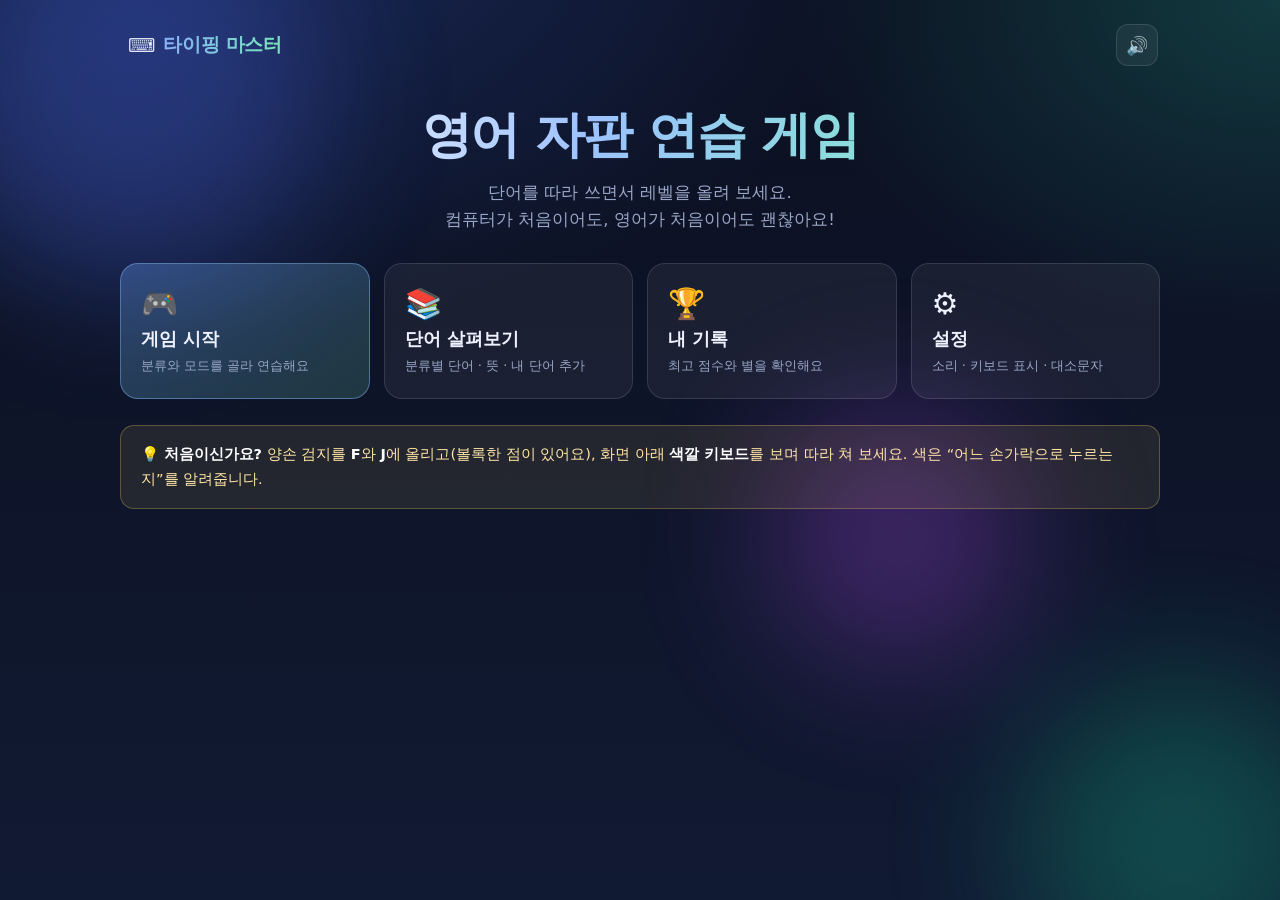
<file: index.html>
<!DOCTYPE html>
<html lang="ko">
<head>
<meta charset="UTF-8">
<meta name="viewport" content="width=device-width, initial-scale=1, viewport-fit=cover, maximum-scale=1, user-scalable=no, interactive-widget=resizes-content">
<title>타이핑 마스터 — 영어 자판 연습 게임</title>
<meta name="description" content="영어 자판 연습 게임 — 단어를 따라 쓰며 레벨을 올리는 타이핑 연습. 컴퓨터 초보자와 영어 입문자를 위한 무료 게임.">
<meta name="theme-color" content="#0b1020">
<meta name="mobile-web-app-capable" content="yes">
<meta name="apple-mobile-web-app-capable" content="yes">
<meta name="apple-mobile-web-app-status-bar-style" content="black-translucent">
<meta name="apple-mobile-web-app-title" content="타이핑 마스터">
<meta name="format-detection" content="telephone=no">
<link rel="manifest" href="manifest.webmanifest">
<link rel="icon" type="image/png" sizes="192x192" href="icons/icon-192.png">
<link rel="apple-touch-icon" href="icons/apple-touch-icon.png">
<link rel="stylesheet" href="css/style.css">
</head>
<body>
<div class="bg-orbs" aria-hidden="true"><span></span><span></span><span></span></div>

<div class="app">
  <div class="topbar">
    <button class="brand" data-go="home">⌨️ <span>타이핑 마스터</span></button>
    <div class="topbar-actions">
      <button class="icon-btn" id="btn-sound" title="소리 켜기/끄기">🔊</button>
    </div>
  </div>

  <!-- ================= HOME ================= -->
  <section class="screen active" id="screen-home">
    <h1 class="hero-title">영어 자판 연습 게임</h1>
    <p class="hero-sub">단어를 따라 쓰면서 레벨을 올려 보세요.<br>컴퓨터가 처음이어도, 영어가 처음이어도 괜찮아요!</p>

    <div class="menu-grid">
      <button class="menu-card primary" data-go="setup">
        <span class="mi">🎮</span><b>게임 시작</b><small>분류와 모드를 골라 연습해요</small>
      </button>
      <button class="menu-card" data-go="words">
        <span class="mi">📚</span><b>단어 살펴보기</b><small>분류별 단어 · 뜻 · 내 단어 추가</small>
      </button>
      <button class="menu-card" data-go="records">
        <span class="mi">🏆</span><b>내 기록</b><small>최고 점수와 별을 확인해요</small>
      </button>
      <button class="menu-card" data-go="settings">
        <span class="mi">⚙️</span><b>설정</b><small>소리 · 키보드 표시 · 대소문자</small>
      </button>
    </div>

    <div class="tip-box">
      💡 <b>처음이신가요?</b> 양손 검지를 <b>F</b>와 <b>J</b>에 올리고(볼록한 점이 있어요),
      화면 아래 <b>색깔 키보드</b>를 보며 따라 쳐 보세요. 색은 “어느 손가락으로 누르는지”를 알려줍니다.
    </div>

    <div class="install-area">
      <button class="btn primary install-btn" id="btn-install">📲 홈 화면에 앱으로 설치</button>
      <div class="install-hint" id="install-hint"></div>
    </div>
  </section>

  <!-- ================= SETUP ================= -->
  <section class="screen" id="screen-setup">
    <div class="screen-head">
      <button class="back-btn" data-go="home">←</button>
      <h2>연습 설정</h2>
    </div>

    <h3 class="sec-title">1. 단어 분류 <small>여러 개 고를 수 있어요</small></h3>
    <div class="chip-grid" id="category-grid"></div>

    <h3 class="sec-title">2. 게임 모드</h3>
    <div class="mode-grid" id="mode-grid"></div>

    <h3 class="sec-title">3. 난이도</h3>
    <div class="diff-row" id="diff-row">
      <button data-diff="easy">🌱 쉬움<small>천천히, 길게</small></button>
      <button data-diff="normal" class="on">🙂 보통<small>기본</small></button>
      <button data-diff="hard">🔥 어려움<small>빠르게, 짧게</small></button>
    </div>

    <div class="setup-footer">
      <div class="setup-info" id="setup-info"></div>
      <button class="btn-start" id="btn-start">시작하기 ▶</button>
    </div>
  </section>

  <!-- ================= PLAY ================= -->
  <section class="screen" id="screen-play">
    <div class="play-hud">
      <div class="hud-item"><span>레벨</span><b id="hud-level">1</b></div>
      <div class="hud-item"><span>점수</span><b id="hud-score">0</b></div>
      <div class="hud-item"><span>콤보</span><b id="hud-combo">0</b></div>
      <div class="hud-item"><span>정확도</span><b id="hud-acc">100%</b></div>
      <div class="hud-item"><span>속도</span><b id="hud-wpm">0</b></div>
      <div class="hud-item" id="hud-extra-wrap"><span id="hud-extra-label">시간</span><b id="hud-extra">60</b></div>
      <button class="icon-btn" id="btn-kb" title="화면 자판 보기/숨기기">⌨️</button>
      <button class="icon-btn" id="btn-quit" title="그만하기">✕</button>
    </div>

    <div class="progress"><div class="progress-bar" id="progress-bar"></div></div>

    <div class="stage" id="stage">
      <div class="target" id="target"></div>
      <div class="meaning" id="meaning"></div>
      <div class="fall-area" id="fall-area"></div>
      <div class="type-echo" id="type-echo"></div>
      <div class="next-hint" id="next-hint"></div>
      <div class="stage-msg" id="stage-msg"></div>
    </div>

    <input id="typing-input" type="text" inputmode="text" enterkeyhint="done"
           placeholder="여기를 눌러 입력하세요"
           autocomplete="off" autocorrect="off" autocapitalize="off" spellcheck="false"
           aria-label="타이핑 입력">

    <div class="kb-wrap" id="kb-wrap"><div class="keyboard" id="keyboard"></div></div>

    <div class="focus-veil" id="focus-veil">
      <div class="veil-box">
        <div id="veil-title">클릭하면 계속합니다</div>
        <small id="veil-sub">Esc 키를 누르면 잠시 멈출 수 있어요</small>
        <div class="veil-btns">
          <button class="btn ghost" id="veil-quit">그만하기</button>
        </div>
      </div>
    </div>
  </section>

  <!-- ================= RESULT ================= -->
  <section class="screen" id="screen-result">
    <div class="result-card">
      <div class="result-emoji" id="result-emoji">🎉</div>
      <h2 id="result-title">잘했어요!</h2>
      <div class="stars" id="result-stars">★★★</div>
      <div class="result-grid" id="result-grid"></div>
      <div class="result-msg" id="result-msg"></div>
      <div class="result-btns">
        <button class="btn primary" id="btn-retry">다시 하기</button>
        <button class="btn" data-go="setup">다른 게임</button>
        <button class="btn ghost" data-go="home">홈으로</button>
      </div>
    </div>
  </section>

  <!-- ================= WORDS ================= -->
  <section class="screen" id="screen-words">
    <div class="screen-head">
      <button class="back-btn" data-go="home">←</button>
      <h2>단어 살펴보기</h2>
    </div>
    <div class="chip-grid small" id="wordcat-grid"></div>
    <div class="word-list" id="word-list"></div>

    <h3 class="sec-title">내 단어 추가 <small>한 줄에 “단어|뜻” 형식으로</small></h3>
    <textarea id="custom-input" rows="5" placeholder="apple|사과&#10;keyboard|키보드&#10;practice makes perfect|연습이 완벽을 만든다"></textarea>
    <div class="row-btns">
      <button class="btn primary" id="btn-custom-save">저장하기</button>
      <button class="btn ghost" id="btn-custom-clear">내 단어 모두 지우기</button>
    </div>
  </section>

  <!-- ================= RECORDS ================= -->
  <section class="screen" id="screen-records">
    <div class="screen-head">
      <button class="back-btn" data-go="home">←</button>
      <h2>내 기록</h2>
    </div>
    <div class="record-list" id="record-list"></div>
    <div class="row-btns">
      <button class="btn ghost" id="btn-record-clear">기록 모두 지우기</button>
    </div>
  </section>

  <!-- ================= SETTINGS ================= -->
  <section class="screen" id="screen-settings">
    <div class="screen-head">
      <button class="back-btn" data-go="home">←</button>
      <h2>설정</h2>
    </div>
    <div class="setting-list" id="setting-list"></div>
    <p class="muted-note">설정과 기록은 이 컴퓨터의 브라우저에만 저장됩니다. (개인정보 전송 없음)</p>
  </section>
</div>

<script src="js/words.js"></script>
<script src="js/sound.js"></script>
<script src="js/keyboard.js"></script>
<script src="js/game.js"></script>
<script>
/* 오프라인 실행용 서비스 워커 (https 또는 localhost 에서만 동작) */
if ('serviceWorker' in navigator && location.protocol !== 'file:') {
  window.addEventListener('load', function () {
    navigator.serviceWorker.register('service-worker.js').catch(function () {});
  });
}
</script>
</body>
</html>
</file>
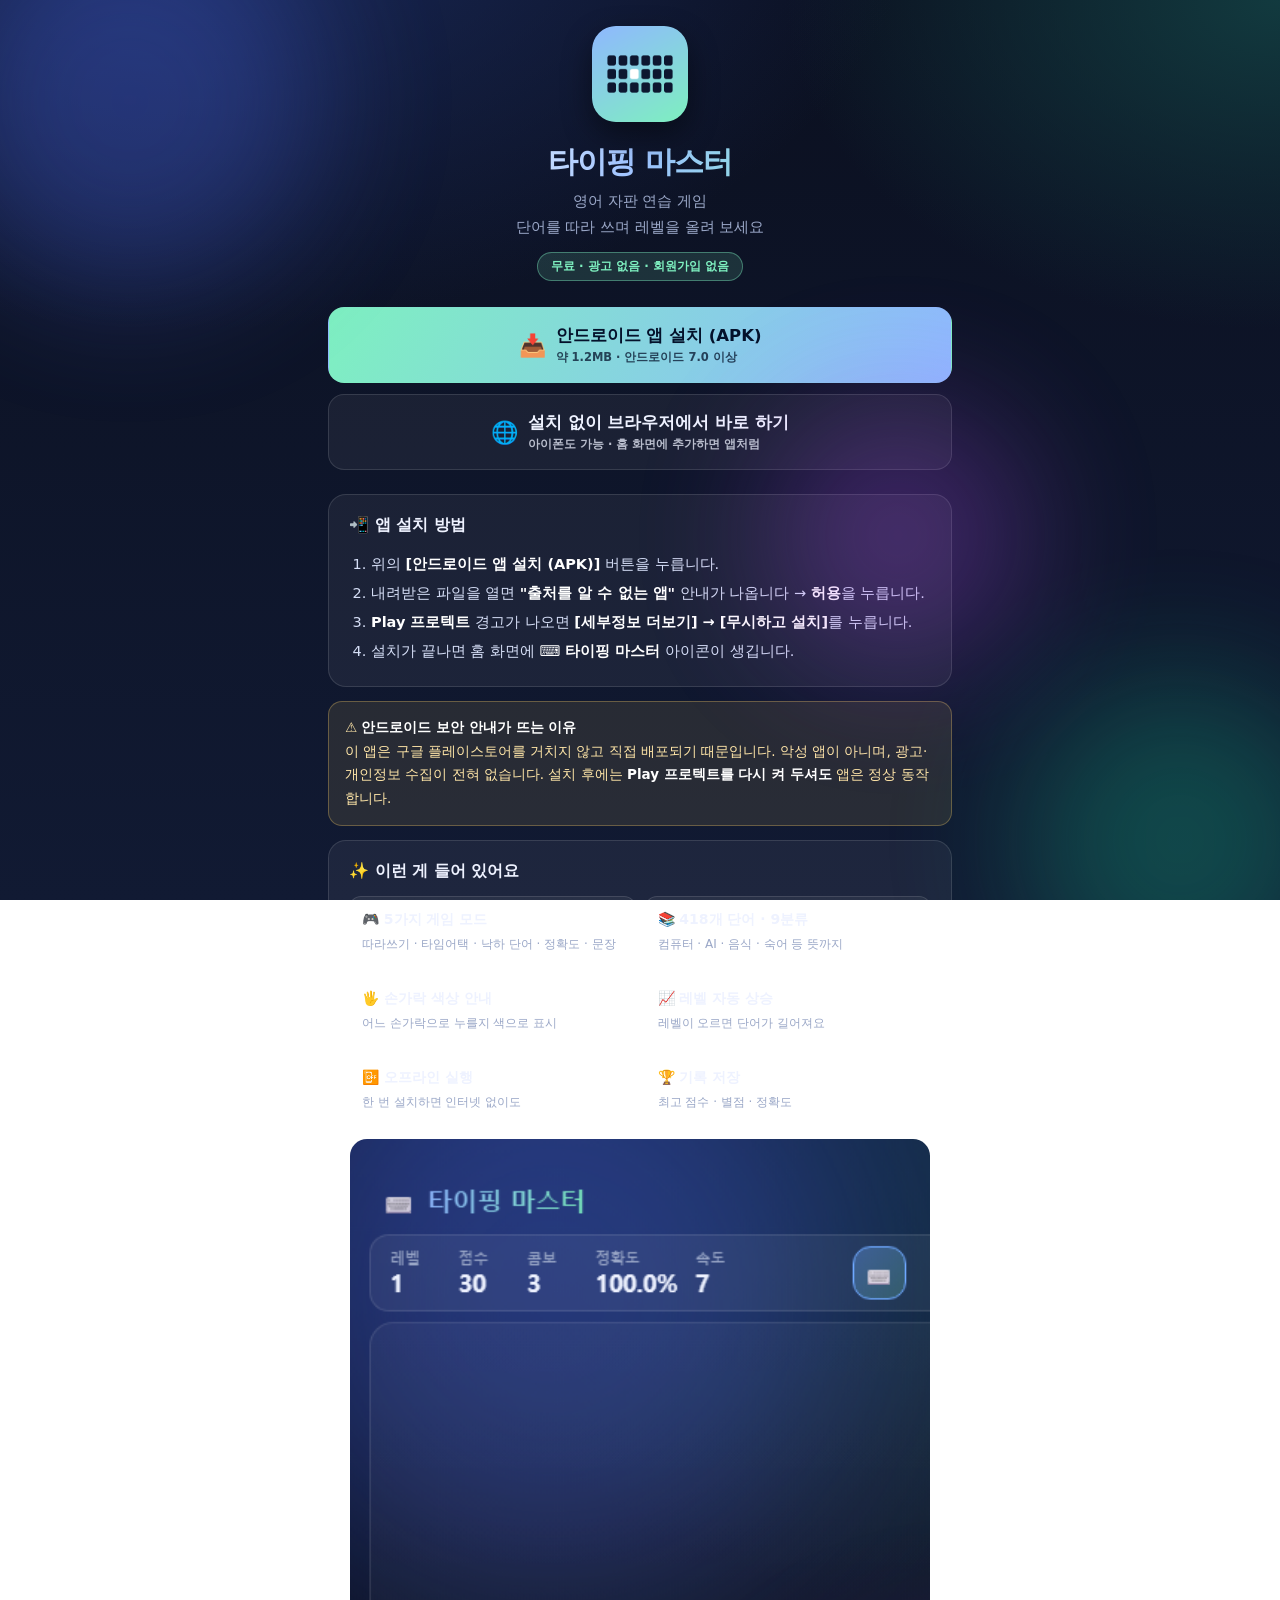
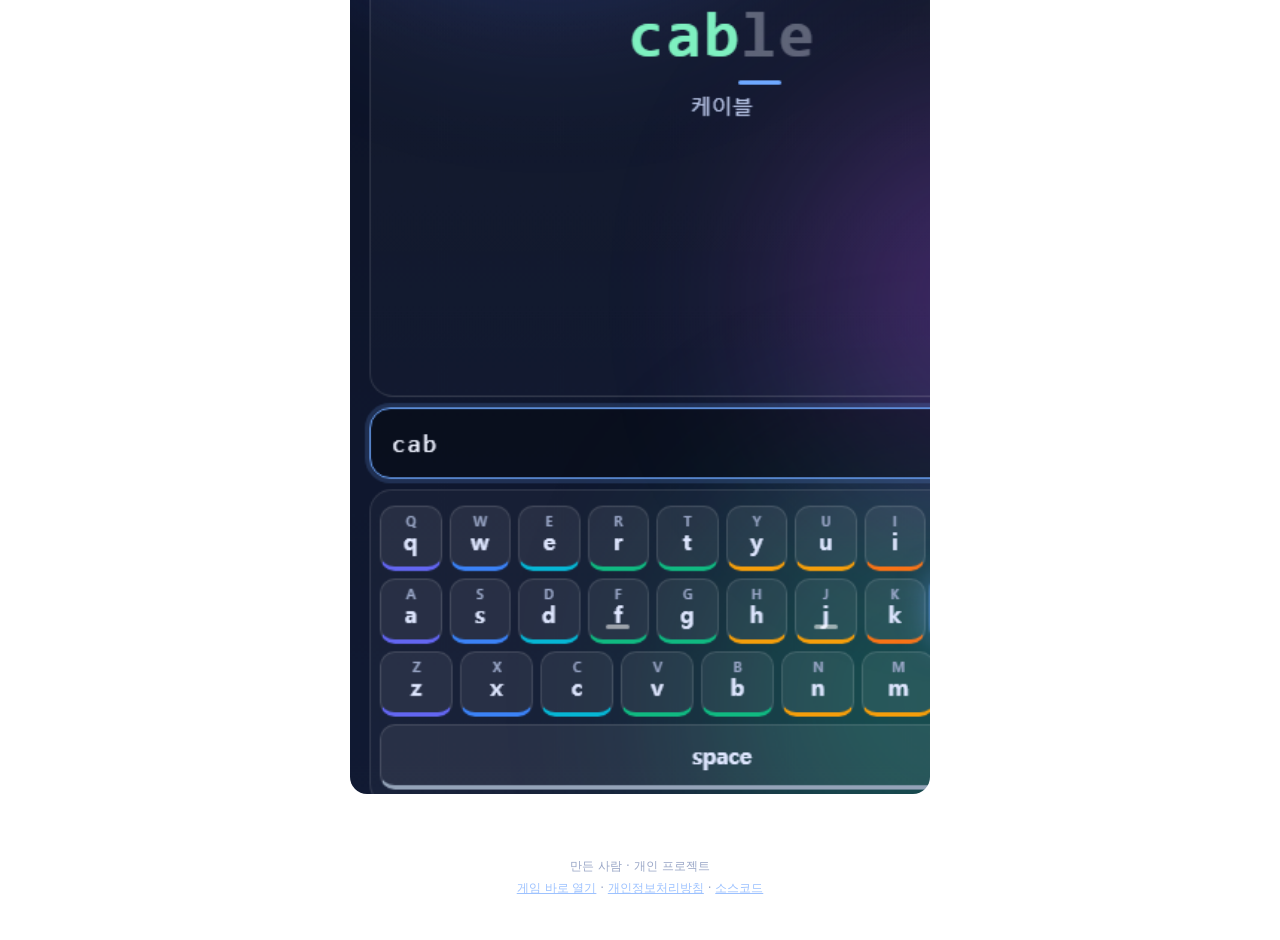
<file: download/index.html>
<!DOCTYPE html>
<html lang="ko">
<head>
<meta charset="UTF-8">
<meta name="viewport" content="width=device-width, initial-scale=1, viewport-fit=cover">
<title>타이핑 마스터 — 앱 내려받기</title>
<meta name="description" content="영어 자판 연습 게임 타이핑 마스터 — 안드로이드 앱(APK) 내려받기 및 설치 안내">
<meta name="theme-color" content="#0b1020">
<link rel="icon" type="image/png" sizes="192x192" href="../icons/icon-192.png">
<link rel="apple-touch-icon" href="../icons/apple-touch-icon.png">
<link rel="stylesheet" href="../css/style.css">
<style>
  .lp{max-width:660px;margin:0 auto;padding:26px 18px calc(40px + env(safe-area-inset-bottom));}
  .lp-head{text-align:center;margin-bottom:26px;}
  .lp-head img.appicon{width:96px;height:96px;border-radius:24px;box-shadow:0 12px 30px rgba(0,0,0,.45);}
  .lp-head h1{font-size:30px;font-weight:900;letter-spacing:-1px;margin:16px 0 6px;
    background:linear-gradient(100deg,#fff 10%,#9dc2ff 50%,#7ef0c0 90%);
    -webkit-background-clip:text;background-clip:text;color:transparent;}
  .lp-head p{color:var(--muted);font-size:15px;margin:0;line-height:1.7;}
  .lp-badge{display:inline-block;margin-top:12px;padding:5px 13px;border-radius:999px;font-size:12px;
    background:rgba(126,240,192,.14);border:1px solid rgba(126,240,192,.4);color:#7ef0c0;font-weight:700;}
  .lp-btns{display:flex;flex-direction:column;gap:11px;margin:24px 0;}
  .lp-btn{display:flex;align-items:center;justify-content:center;gap:10px;padding:17px 20px;
    border-radius:16px;font-weight:900;font-size:16.5px;text-decoration:none;transition:.16s;
    border:1.5px solid var(--line);background:var(--panel);color:var(--txt);}
  .lp-btn:hover{transform:translateY(-2px);background:var(--panel-2);}
  .lp-btn.primary{background:linear-gradient(120deg,#7ef0c0,#8fb8ff);color:#04122b;border-color:transparent;}
  .lp-btn small{display:block;font-weight:600;font-size:11.5px;opacity:.75;margin-top:3px;}
  .lp-btn .col{display:flex;flex-direction:column;align-items:flex-start;}
  .lp-card{background:var(--panel);border:1px solid var(--line);border-radius:18px;padding:20px;margin-bottom:14px;}
  .lp-card h2{font-size:16px;margin:0 0 14px;display:flex;align-items:center;gap:8px;}
  .lp-steps{margin:0;padding-left:22px;font-size:14.5px;line-height:2;color:#d6dff7;}
  .lp-steps b{color:#fff;}
  .lp-warn{background:rgba(255,209,102,.1);border:1px solid rgba(255,209,102,.3);
    border-radius:14px;padding:14px 16px;font-size:13.5px;line-height:1.75;color:#ffe6a8;margin-bottom:14px;}
  .lp-warn b{color:#fff;}
  .lp-feat{display:grid;grid-template-columns:1fr 1fr;gap:9px;}
  .lp-feat div{background:rgba(255,255,255,.05);border:1px solid var(--line);
    border-radius:12px;padding:12px;font-size:13.5px;line-height:1.5;}
  .lp-feat b{display:block;font-size:14px;margin-bottom:3px;}
  .lp-feat span{color:var(--muted);font-size:12px;}
  .lp-shot{width:100%;border-radius:18px;border:1px solid var(--line);display:block;margin:14px 0;}
  .lp-foot{text-align:center;color:var(--muted);font-size:12px;margin-top:26px;line-height:1.8;}
  .lp-foot a{color:#9dc2ff;}
  @media (max-width:420px){ .lp-feat{grid-template-columns:1fr;} }
</style>
</head>
<body>
<div class="bg-orbs" aria-hidden="true"><span></span><span></span><span></span></div>

<div class="lp">
  <div class="lp-head">
    <img class="appicon" src="../icons/icon-512.png" alt="타이핑 마스터 아이콘">
    <h1>타이핑 마스터</h1>
    <p>영어 자판 연습 게임<br>단어를 따라 쓰며 레벨을 올려 보세요</p>
    <div class="lp-badge">무료 · 광고 없음 · 회원가입 없음</div>
  </div>

  <div class="lp-btns">
    <a class="lp-btn primary" href="typing-master.apk" download>
      <span style="font-size:22px">📥</span>
      <span class="col">
        안드로이드 앱 설치 (APK)
        <small>약 1.2MB · 안드로이드 7.0 이상</small>
      </span>
    </a>
    <a class="lp-btn" href="../index.html">
      <span style="font-size:22px">🌐</span>
      <span class="col">
        설치 없이 브라우저에서 바로 하기
        <small>아이폰도 가능 · 홈 화면에 추가하면 앱처럼</small>
      </span>
    </a>
  </div>

  <div class="lp-card">
    <h2>📲 앱 설치 방법</h2>
    <ol class="lp-steps">
      <li>위의 <b>[안드로이드 앱 설치 (APK)]</b> 버튼을 누릅니다.</li>
      <li>내려받은 파일을 열면 <b>"출처를 알 수 없는 앱"</b> 안내가 나옵니다 →
          <b>허용</b>을 누릅니다.</li>
      <li><b>Play 프로텍트</b> 경고가 나오면 <b>[세부정보 더보기] → [무시하고 설치]</b>를 누릅니다.</li>
      <li>설치가 끝나면 홈 화면에 <b>⌨️ 타이핑 마스터</b> 아이콘이 생깁니다.</li>
    </ol>
  </div>

  <div class="lp-warn">
    ⚠️ <b>안드로이드 보안 안내가 뜨는 이유</b><br>
    이 앱은 구글 플레이스토어를 거치지 않고 직접 배포되기 때문입니다.
    악성 앱이 아니며, 광고·개인정보 수집이 전혀 없습니다.
    설치 후에는 <b>Play 프로텍트를 다시 켜 두셔도</b> 앱은 정상 동작합니다.
  </div>

  <div class="lp-card">
    <h2>✨ 이런 게 들어 있어요</h2>
    <div class="lp-feat">
      <div><b>🎮 5가지 게임 모드</b><span>따라쓰기 · 타임어택 · 낙하 단어 · 정확도 · 문장</span></div>
      <div><b>📚 418개 단어 · 9분류</b><span>컴퓨터 · AI · 음식 · 숙어 등 뜻까지</span></div>
      <div><b>🖐️ 손가락 색상 안내</b><span>어느 손가락으로 누를지 색으로 표시</span></div>
      <div><b>📈 레벨 자동 상승</b><span>레벨이 오르면 단어가 길어져요</span></div>
      <div><b>📴 오프라인 실행</b><span>한 번 설치하면 인터넷 없이도</span></div>
      <div><b>🏆 기록 저장</b><span>최고 점수 · 별점 · 정확도</span></div>
    </div>
    <img class="lp-shot" src="../icons/screenshot-mobile.png" alt="게임 화면" loading="lazy">
  </div>

  <div class="lp-foot">
    만든 사람 · 개인 프로젝트<br>
    <a href="../index.html">게임 바로 열기</a> ·
    <a href="../privacy/">개인정보처리방침</a> ·
    <a href="https://github.com/gyumeeroh-byte/typing-master">소스코드</a>
  </div>
</div>
</body>
</html>
</file>
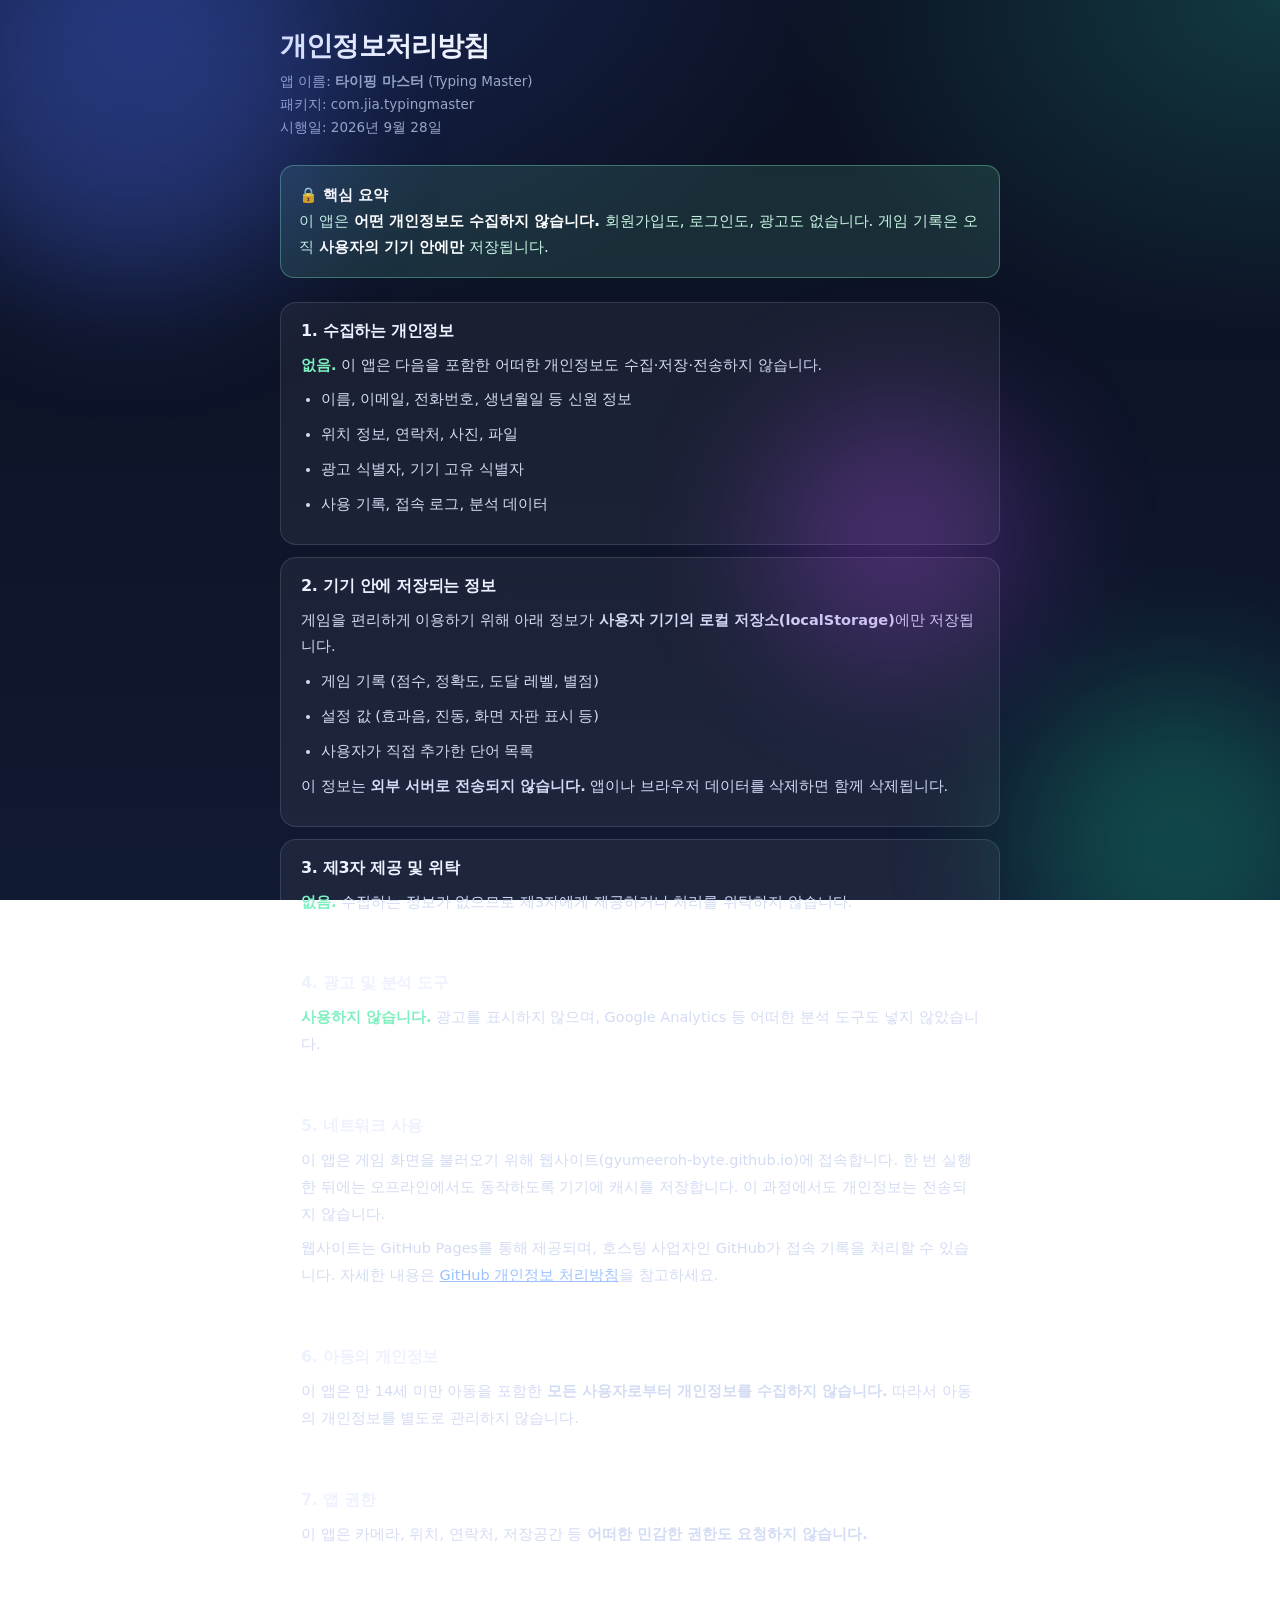
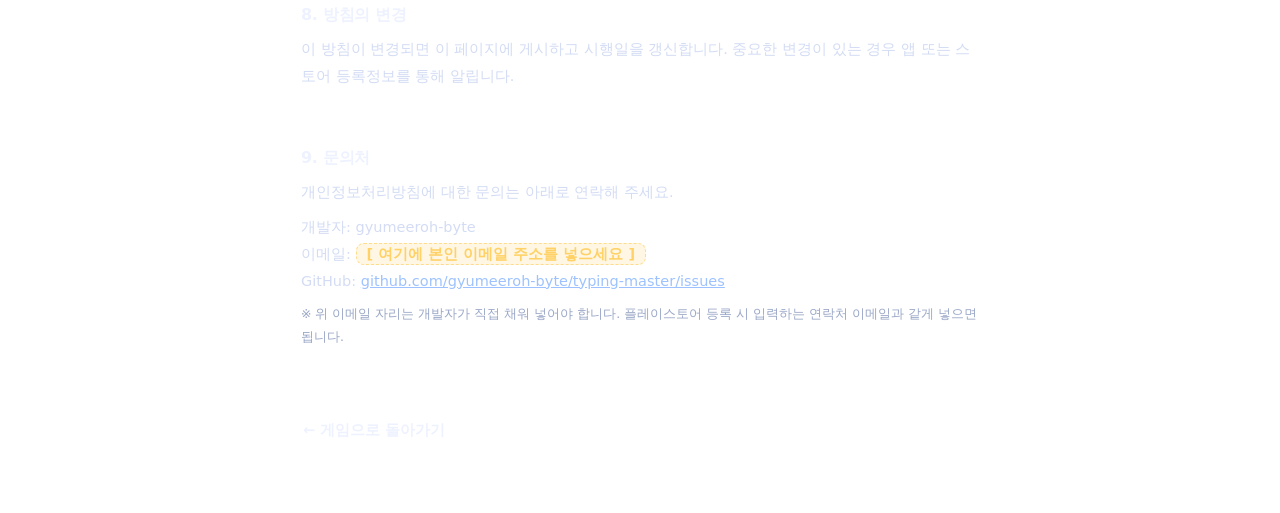
<file: privacy/index.html>
<!DOCTYPE html>
<html lang="ko">
<head>
<meta charset="UTF-8">
<meta name="viewport" content="width=device-width, initial-scale=1">
<title>개인정보처리방침 — 타이핑 마스터</title>
<meta name="description" content="타이핑 마스터 앱의 개인정보처리방침. 개인정보를 수집하지 않습니다.">
<meta name="theme-color" content="#0b1020">
<link rel="icon" type="image/png" sizes="192x192" href="../icons/icon-192.png">
<link rel="stylesheet" href="../css/style.css">
<style>
  .pp{max-width:760px;margin:0 auto;padding:28px 20px calc(60px + env(safe-area-inset-bottom));}
  .pp h1{font-size:27px;font-weight:900;letter-spacing:-.8px;margin:0 0 6px;}
  .pp .meta{color:var(--muted);font-size:13.5px;margin-bottom:26px;line-height:1.7;}
  .pp .hl{background:rgba(126,240,192,.12);border:1px solid rgba(126,240,192,.36);
    border-radius:14px;padding:16px 18px;font-size:15px;line-height:1.75;color:#c8f7e4;margin:0 0 24px;}
  .pp .hl b{color:#fff;}
  .pp section{background:var(--panel);border:1px solid var(--line);border-radius:16px;
    padding:18px 20px;margin-bottom:12px;}
  .pp h2{font-size:16px;margin:0 0 10px;letter-spacing:-.3px;}
  .pp p,.pp li{font-size:14.5px;line-height:1.85;color:#d3dcf4;margin:0 0 8px;}
  .pp ul{margin:0 0 8px;padding-left:20px;}
  .pp .no{color:#7ef0c0;font-weight:800;}
  .pp .fill{background:rgba(255,209,102,.18);border:1px dashed rgba(255,209,102,.7);
    border-radius:8px;padding:2px 10px;color:#ffd166;}
  .pp a{color:#9dc2ff;}
  .pp .back{display:inline-block;margin-top:20px;padding:12px 22px;border-radius:13px;
    background:var(--panel-2);border:1px solid var(--line);text-decoration:none;color:var(--txt);
    font-weight:700;font-size:14.5px;}
</style>
</head>
<body>
<div class="bg-orbs" aria-hidden="true"><span></span><span></span><span></span></div>

<div class="pp">
  <h1>개인정보처리방침</h1>
  <div class="meta">
    앱 이름: <b>타이핑 마스터</b> (Typing Master)<br>
    패키지: com.jia.typingmaster<br>
    시행일: 2026년 9월 28일
  </div>

  <div class="hl">
    🔒 <b>핵심 요약</b><br>
    이 앱은 <b>어떤 개인정보도 수집하지 않습니다.</b> 회원가입도, 로그인도, 광고도 없습니다.
    게임 기록은 오직 <b>사용자의 기기 안에만</b> 저장됩니다.
  </div>

  <section>
    <h2>1. 수집하는 개인정보</h2>
    <p><span class="no">없음.</span> 이 앱은 다음을 포함한 어떠한 개인정보도 수집·저장·전송하지 않습니다.</p>
    <ul>
      <li>이름, 이메일, 전화번호, 생년월일 등 신원 정보</li>
      <li>위치 정보, 연락처, 사진, 파일</li>
      <li>광고 식별자, 기기 고유 식별자</li>
      <li>사용 기록, 접속 로그, 분석 데이터</li>
    </ul>
  </section>

  <section>
    <h2>2. 기기 안에 저장되는 정보</h2>
    <p>게임을 편리하게 이용하기 위해 아래 정보가 <b>사용자 기기의 로컬 저장소(localStorage)</b>에만 저장됩니다.</p>
    <ul>
      <li>게임 기록 (점수, 정확도, 도달 레벨, 별점)</li>
      <li>설정 값 (효과음, 진동, 화면 자판 표시 등)</li>
      <li>사용자가 직접 추가한 단어 목록</li>
    </ul>
    <p>이 정보는 <b>외부 서버로 전송되지 않습니다.</b> 앱이나 브라우저 데이터를 삭제하면 함께 삭제됩니다.</p>
  </section>

  <section>
    <h2>3. 제3자 제공 및 위탁</h2>
    <p><span class="no">없음.</span> 수집하는 정보가 없으므로 제3자에게 제공하거나 처리를 위탁하지 않습니다.</p>
  </section>

  <section>
    <h2>4. 광고 및 분석 도구</h2>
    <p><span class="no">사용하지 않습니다.</span> 광고를 표시하지 않으며, Google Analytics 등 어떠한 분석 도구도 넣지 않았습니다.</p>
  </section>

  <section>
    <h2>5. 네트워크 사용</h2>
    <p>이 앱은 게임 화면을 불러오기 위해 웹사이트(gyumeeroh-byte.github.io)에 접속합니다.
       한 번 실행한 뒤에는 오프라인에서도 동작하도록 기기에 캐시를 저장합니다.
       이 과정에서도 개인정보는 전송되지 않습니다.</p>
    <p>웹사이트는 GitHub Pages를 통해 제공되며, 호스팅 사업자인 GitHub가
       접속 기록을 처리할 수 있습니다. 자세한 내용은
       <a href="https://docs.github.com/ko/site-policy/privacy-policies/github-general-privacy-statement" target="_blank" rel="noopener">GitHub 개인정보 처리방침</a>을 참고하세요.</p>
  </section>

  <section>
    <h2>6. 아동의 개인정보</h2>
    <p>이 앱은 만 14세 미만 아동을 포함한 <b>모든 사용자로부터 개인정보를 수집하지 않습니다.</b>
       따라서 아동의 개인정보를 별도로 관리하지 않습니다.</p>
  </section>

  <section>
    <h2>7. 앱 권한</h2>
    <p>이 앱은 카메라, 위치, 연락처, 저장공간 등 <b>어떠한 민감한 권한도 요청하지 않습니다.</b></p>
  </section>

  <section>
    <h2>8. 방침의 변경</h2>
    <p>이 방침이 변경되면 이 페이지에 게시하고 시행일을 갱신합니다.
       중요한 변경이 있는 경우 앱 또는 스토어 등록정보를 통해 알립니다.</p>
  </section>

  <section>
    <h2>9. 문의처</h2>
    <p>개인정보처리방침에 대한 문의는 아래로 연락해 주세요.</p>
    <p>
      개발자: gyumeeroh-byte<br>
      <!-- ▼▼ 아래 이메일 주소를 반드시 본인 것으로 바꿔 주세요 ▼▼ -->
      이메일: <b class="fill">[ 여기에 본인 이메일 주소를 넣으세요 ]</b><br>
      GitHub: <a href="https://github.com/gyumeeroh-byte/typing-master/issues" target="_blank" rel="noopener">github.com/gyumeeroh-byte/typing-master/issues</a>
    </p>
    <p style="font-size:12.5px;color:var(--muted)">
      ※ 위 이메일 자리는 개발자가 직접 채워 넣어야 합니다. 플레이스토어 등록 시 입력하는
      연락처 이메일과 같게 넣으면 됩니다.
    </p>
  </section>

  <a class="back" href="../index.html">← 게임으로 돌아가기</a>
</div>
</body>
</html>
</file>
<file: css/style.css>
/* ===== 타이핑 마스터 — 스타일 ===== */
:root{
  --bg:#0b1020;
  --bg2:#111a33;
  --panel:rgba(255,255,255,.055);
  --panel-2:rgba(255,255,255,.09);
  --line:rgba(255,255,255,.12);
  --txt:#eef2ff;
  --muted:#9aa7c7;
  --accent:#6ea8ff;
  --accent2:#7ef0c0;
  --warn:#ff7a7a;
  --gold:#ffd166;

  --f-l5:#6366f1; --f-l4:#3b82f6; --f-l3:#06b6d4; --f-l2:#10b981;
  --f-r2:#f59e0b; --f-r3:#f97316; --f-r4:#ef4444; --f-r5:#ec4899; --f-th:#94a3b8;

  --radius:18px;
  --font:"Pretendard","Malgun Gothic","Apple SD Gothic Neo",system-ui,-apple-system,"Segoe UI",sans-serif;
}

*{box-sizing:border-box;}
html,body{height:100%;}
body{
  margin:0; font-family:var(--font); color:var(--txt);
  background:radial-gradient(1200px 700px at 15% -10%, #1a2a5c 0%, transparent 60%),
             radial-gradient(900px 600px at 100% 0%, #123a3f 0%, transparent 55%),
             linear-gradient(180deg,var(--bg),var(--bg2));
  background-attachment:fixed;
  overflow-x:hidden;
  -webkit-font-smoothing:antialiased;
}
button{font-family:inherit; cursor:pointer; border:none; background:none; color:inherit;}
textarea{font-family:inherit;}

/* 움직이는 배경 */
.bg-orbs{position:fixed; inset:0; pointer-events:none; z-index:0; overflow:hidden;}
.bg-orbs span{position:absolute; border-radius:50%; filter:blur(70px); opacity:.30;}
.bg-orbs span:nth-child(1){width:380px;height:380px;background:#4f6df5;top:-90px;left:-60px;animation:float1 22s ease-in-out infinite;}
.bg-orbs span:nth-child(2){width:320px;height:320px;background:#12b886;bottom:-100px;right:-60px;animation:float2 26s ease-in-out infinite;}
.bg-orbs span:nth-child(3){width:260px;height:260px;background:#b14cf0;top:45%;left:60%;animation:float1 30s ease-in-out infinite reverse;}
@keyframes float1{0%,100%{transform:translate(0,0)}50%{transform:translate(60px,50px)}}
@keyframes float2{0%,100%{transform:translate(0,0)}50%{transform:translate(-70px,-40px)}}

.app{position:relative; z-index:1; max-width:1080px; margin:0 auto; padding:18px 20px 60px;}

/* ===== 상단 바 ===== */
.topbar{display:flex; align-items:center; justify-content:space-between; padding:6px 2px 10px;}
.brand{display:flex; align-items:center; gap:8px; font-weight:800; font-size:19px; letter-spacing:-.3px; opacity:.95;}
.brand span{background:linear-gradient(90deg,#8fb8ff,#7ef0c0); -webkit-background-clip:text; background-clip:text; color:transparent;}
.topbar-actions{display:flex; gap:8px;}
.icon-btn{
  width:42px;height:42px;border-radius:12px;font-size:18px;
  background:var(--panel); border:1px solid var(--line);
  display:flex;align-items:center;justify-content:center; transition:.15s;
}
.icon-btn:hover{background:var(--panel-2); transform:translateY(-1px);}

/* ===== 화면 전환 ===== */
.screen{display:none; animation:fadeUp .28s ease;}
.screen.active{display:block;}
@keyframes fadeUp{from{opacity:0; transform:translateY(10px)}to{opacity:1; transform:none}}

/* ===== 홈 ===== */
.hero-title{
  font-size:clamp(30px,5vw,50px); font-weight:900; letter-spacing:-1.4px;
  margin:26px 0 10px; text-align:center;
  background:linear-gradient(100deg,#ffffff 10%,#9dc2ff 45%,#7ef0c0 90%);
  -webkit-background-clip:text; background-clip:text; color:transparent;
}
.hero-sub{text-align:center; color:var(--muted); font-size:16.5px; line-height:1.65; margin:0 0 30px;}
.menu-grid{display:grid; grid-template-columns:repeat(auto-fit,minmax(215px,1fr)); gap:14px;}
.menu-card{
  text-align:left; padding:22px 20px; border-radius:var(--radius);
  background:var(--panel); border:1px solid var(--line);
  transition:.18s; display:flex; flex-direction:column; gap:6px;
}
.menu-card:hover{transform:translateY(-3px); background:var(--panel-2); border-color:rgba(255,255,255,.25); box-shadow:0 14px 34px rgba(0,0,0,.3);}
.menu-card .mi{font-size:30px;}
.menu-card b{font-size:18px;}
.menu-card small{color:var(--muted); font-size:13px; line-height:1.45;}
.menu-card.primary{background:linear-gradient(150deg,rgba(110,168,255,.30),rgba(126,240,192,.16)); border-color:rgba(140,190,255,.42);}
.tip-box{
  margin-top:26px; padding:16px 20px; border-radius:14px; font-size:14.5px; line-height:1.7;
  background:rgba(255,209,102,.09); border:1px solid rgba(255,209,102,.28); color:#ffe6a8;
}
.tip-box b{color:#fff;}

/* 앱 설치 (PWA) */
.install-area{margin-top:20px; text-align:center;}
.install-btn{display:none; padding:16px 30px; font-size:16.5px;}
.install-btn.show{display:inline-block;}
.install-hint{
  display:none; margin-top:12px; padding:13px 18px; border-radius:13px;
  font-size:13.5px; line-height:1.65; color:#cbd6f5;
  background:var(--panel); border:1px solid var(--line);
}
.install-hint.show{display:block;}
.install-hint b{color:#fff; background:rgba(255,255,255,.12); padding:1px 7px; border-radius:6px;}

/* ===== 공통 화면 머리 ===== */
.screen-head{display:flex; align-items:center; gap:14px; margin:16px 0 20px;}
.screen-head h2{margin:0; font-size:26px; letter-spacing:-.6px;}
.back-btn{
  width:42px;height:42px;border-radius:12px;font-size:19px;
  background:var(--panel); border:1px solid var(--line); transition:.15s;
}
.back-btn:hover{background:var(--panel-2);}
.sec-title{font-size:15px; color:#cbd6f5; margin:26px 0 12px; font-weight:800; letter-spacing:-.2px;}
.sec-title small{font-weight:600; color:var(--muted); margin-left:8px; font-size:12.5px;}

/* ===== 칩(분류 선택) ===== */
.chip-grid{display:grid; grid-template-columns:repeat(auto-fill,minmax(160px,1fr)); gap:10px;}
.chip-grid.small{grid-template-columns:repeat(auto-fill,minmax(140px,1fr)); gap:8px;}
.chip{
  display:flex; align-items:center; gap:9px; padding:13px 14px; border-radius:14px;
  background:var(--panel); border:1.5px solid var(--line); text-align:left; transition:.15s; font-size:14.5px;
}
.chip:hover{background:var(--panel-2);}
.chip .ic{font-size:19px;}
.chip .cnt{margin-left:auto; font-size:11.5px; color:var(--muted);}
.chip.on{background:linear-gradient(140deg,rgba(110,168,255,.28),rgba(126,240,192,.14)); border-color:var(--accent); box-shadow:0 0 0 3px rgba(110,168,255,.14);}
.chip.locked{opacity:.45;}

/* ===== 모드 카드 ===== */
.mode-grid{display:grid; grid-template-columns:repeat(auto-fit,minmax(200px,1fr)); gap:12px;}
.mode-card{
  padding:16px 17px; border-radius:16px; text-align:left; transition:.16s;
  background:var(--panel); border:1.5px solid var(--line); display:flex; flex-direction:column; gap:5px;
}
.mode-card:hover{background:var(--panel-2); transform:translateY(-2px);}
.mode-card .mt{display:flex; align-items:center; gap:8px; font-weight:800; font-size:16px;}
.mode-card .md{font-size:12.8px; color:var(--muted); line-height:1.5;}
.mode-card.on{background:linear-gradient(140deg,rgba(110,168,255,.28),rgba(126,240,192,.14)); border-color:var(--accent); box-shadow:0 0 0 3px rgba(110,168,255,.14);}

/* ===== 난이도 ===== */
.diff-row{display:flex; gap:10px; flex-wrap:wrap;}
.diff-row button{
  flex:1; min-width:130px; padding:13px; border-radius:14px; background:var(--panel);
  border:1.5px solid var(--line); font-weight:700; font-size:14.5px; transition:.16s;
  display:flex; flex-direction:column; gap:3px; align-items:center;
}
.diff-row button small{color:var(--muted); font-weight:500; font-size:11.5px;}
.diff-row button.on{background:linear-gradient(140deg,rgba(110,168,255,.28),rgba(126,240,192,.14)); border-color:var(--accent);}

/* ===== 시작 footer ===== */
.setup-footer{
  display:flex; align-items:center; justify-content:space-between; gap:16px; flex-wrap:wrap;
  margin-top:30px; padding:16px 18px; border-radius:16px;
  background:var(--panel); border:1px solid var(--line); position:sticky; bottom:12px; backdrop-filter:blur(14px);
}
.setup-info{font-size:13.5px; color:var(--muted); line-height:1.5;}
.setup-info b{color:var(--txt);}
.btn-start{
  padding:14px 30px; border-radius:14px; font-weight:900; font-size:16.5px; color:#04122b;
  background:linear-gradient(120deg,#7ef0c0,#8fb8ff); transition:.16s; white-space:nowrap;
}
.btn-start:hover{transform:translateY(-2px); box-shadow:0 12px 28px rgba(126,240,192,.28);}
.btn-start:disabled{opacity:.4; cursor:not-allowed; transform:none; box-shadow:none;}

/* ===== 플레이 화면 ===== */
#screen-play{padding-bottom:10px;}
.play-hud{
  display:flex; align-items:center; gap:10px; flex-wrap:wrap;
  background:var(--panel); border:1px solid var(--line); border-radius:16px; padding:10px 12px;
}
.hud-item{display:flex; flex-direction:column; min-width:58px; padding:0 8px;}
.hud-item span{font-size:10.5px; color:var(--muted); letter-spacing:.4px;}
.hud-item b{font-size:19px; font-variant-numeric:tabular-nums;}
.hud-item b.pulse{animation:pulse .3s ease;}
@keyframes pulse{0%{transform:scale(1)}45%{transform:scale(1.32); color:var(--accent2)}100%{transform:scale(1)}}
.hud-item b.bad{color:var(--warn);}
.play-hud .icon-btn{margin-left:auto;}

.progress{height:7px; border-radius:99px; background:rgba(255,255,255,.09); margin:12px 0 0; overflow:hidden; display:none;}
.progress.show{display:block;}
.progress-bar{height:100%; width:0%; border-radius:99px; background:linear-gradient(90deg,#7ef0c0,#8fb8ff); transition:width .18s;}

.stage{
  position:relative; margin:16px 0 0; min-height:290px; border-radius:22px; overflow:hidden;
  background:linear-gradient(180deg,rgba(255,255,255,.045),rgba(255,255,255,.015));
  border:1px solid var(--line);
  display:flex; flex-direction:column; align-items:center; justify-content:center;
  padding:26px 20px;
}
.stage.shake, .shake{animation:shake .3s;}
@keyframes shake{0%,100%{transform:translateX(0)}20%{transform:translateX(-9px)}40%{transform:translateX(8px)}60%{transform:translateX(-5px)}80%{transform:translateX(4px)}}

.target{
  font-size:clamp(30px,6.2vw,58px); font-weight:800; letter-spacing:1px;
  font-family:"Consolas","SFMono-Regular",ui-monospace,monospace;
  display:flex; flex-wrap:wrap; justify-content:center; line-height:1.35;
}
.target.fallback{font-size:clamp(19px,3.1vw,30px); letter-spacing:.4px;}
.target .ch{position:relative; transition:color .08s;}
.target .ch.pending{color:rgba(238,242,255,.34);}
.target .ch.done{color:var(--accent2);}
.target .ch.bad{color:var(--warn); background:rgba(255,122,122,.16); border-radius:5px;}
.target .ch.cur::after{
  content:""; position:absolute; left:-2px; right:-2px; bottom:-4px; height:3.5px; border-radius:3px;
  background:var(--accent); animation:blink 1s steps(1,end) infinite;
}
@keyframes blink{50%{opacity:0}}
.target .ch.sp{white-space:pre;}

.meaning{margin-top:16px; font-size:17px; color:#b9c6e8; min-height:24px; text-align:center;}
.meaning .pos{color:var(--muted); font-size:13px; margin-left:6px;}

.type-echo{
  position:absolute; bottom:16px; left:50%; transform:translateX(-50%);
  font-family:"Consolas",ui-monospace,monospace; font-size:26px; font-weight:700; color:#dbe6ff;
  letter-spacing:1px; min-height:32px; text-shadow:0 0 18px rgba(110,168,255,.6); display:none;
}
.type-echo.show{display:block;}
.type-echo.bad{color:var(--warn); text-shadow:0 0 18px rgba(255,122,122,.7);}

/* 다음 키 안내 (화면 자판을 숨겼을 때 크게 표시) */
.next-hint{
  position:absolute; bottom:14px; left:50%; transform:translateX(-50%);
  display:none; align-items:center; gap:10px; white-space:nowrap;
  padding:9px 18px; border-radius:999px;
  background:rgba(110,168,255,.15); border:1px solid rgba(110,168,255,.38);
  font-size:15px; color:#dbe6ff;
}
.next-hint.show{display:flex;}
.next-hint b{
  font-family:"Consolas",ui-monospace,monospace; font-size:19px; color:#04122b;
  background:linear-gradient(120deg,#7ef0c0,#8fb8ff); padding:2px 12px; border-radius:8px;
}
.next-hint span{font-size:12.5px; color:var(--muted);}

.stage-msg{
  position:absolute; top:14px; left:50%; transform:translateX(-50%);
  font-size:15px; font-weight:800; color:var(--gold); opacity:0; transition:opacity .2s, transform .2s;
  pointer-events:none; white-space:nowrap;
}
.stage-msg.show{opacity:1; transform:translateX(-50%) translateY(-4px);}

/* 낙하 모드 */
.fall-area{position:absolute; inset:0; display:none;}
.fall-area.show{display:block;}
.fw{
  position:absolute; padding:7px 14px; border-radius:12px; font-weight:800;
  font-family:"Consolas",ui-monospace,monospace; font-size:22px; white-space:nowrap;
  background:rgba(255,255,255,.09); border:1px solid rgba(255,255,255,.18);
  transition:background .12s, border-color .12s, color .12s; will-change:transform;
}
.fw.matching{background:rgba(110,168,255,.35); border-color:var(--accent); color:#fff; box-shadow:0 0 20px rgba(110,168,255,.45);}
.fw.danger{background:rgba(255,122,122,.28); border-color:var(--warn); animation:wob .5s infinite;}
/* 주의: 위치는 인라인 transform으로 제어하므로 애니메이션에서 transform을 건드리지 않는다 */
@keyframes wob{50%{box-shadow:0 0 28px rgba(255,122,122,.8)}}
.fw.pop{animation:pop .24s ease-out forwards;}
@keyframes pop{to{opacity:0; filter:brightness(2.4)}}

/* 입력창(숨김) */
#typing-input{
  position:absolute; opacity:0; pointer-events:none; width:1px; height:1px; left:-9999px;
}

/* 가상 키보드 */
.kb-wrap{margin-top:16px;}
.keyboard{
  display:flex; flex-direction:column; gap:7px; align-items:center;
  padding:14px 10px; border-radius:18px; background:rgba(255,255,255,.035); border:1px solid var(--line);
}
.kb-row{display:flex; gap:7px; justify-content:center; width:100%;}
.key{
  position:relative; flex:0 0 auto; width:52px; height:50px; border-radius:12px;
  background:rgba(255,255,255,.07); border:1px solid rgba(255,255,255,.13);
  display:flex; flex-direction:column; align-items:center; justify-content:center;
  font-size:15px; font-weight:700; color:#dfe7ff; transition:.09s; user-select:none;
}
.key .shift{position:absolute; top:4px; left:0; right:0; text-align:center; font-size:9.5px; color:var(--muted); font-weight:600;}
.key.has-shift{justify-content:flex-end; padding-bottom:7px;}
.key.wide{width:88px; font-size:12px; color:var(--muted);}
.key.space{width:330px;}
.key.home::before{content:""; position:absolute; bottom:7px; width:16px; height:3px; border-radius:3px; background:rgba(255,255,255,.55);}
.key.pressed{transform:translateY(2px) scale(.96); background:rgba(255,255,255,.24);}
.key.active{
  background:var(--accent); color:#04122b; border-color:#fff;
  box-shadow:0 0 0 3px rgba(110,168,255,.35), 0 0 22px rgba(110,168,255,.6); transform:translateY(-2px);
}
.key.active .shift{color:rgba(4,18,43,.65);}
/* 손가락 색상: box-shadow를 쓰면 하이라이트와 충돌하므로 아래쪽 테두리로 표시 */
.finger .key[data-finger]{border-bottom:3px solid var(--fc);}
/* 컴팩트 자판(휴대폰): 화면 폭에 맞춰 늘어남 */
.kb-compact .key{flex:1 1 0; min-width:0; width:auto;}
.kb-compact .key.space{flex:1 1 100%;}
.kb-compact .key.del{flex:1.7 1 0; font-size:17px; color:#ffd0d0; background:rgba(255,122,122,.14);}
.kb-wrap.auto-hide{display:none !important;}
#btn-kb.on{background:linear-gradient(140deg,rgba(110,168,255,.34),rgba(126,240,192,.2)); border-color:var(--accent);}

/* 집중/일시정지 가림막 */
.focus-veil{
  position:fixed; inset:0; z-index:40; display:none; align-items:center; justify-content:center;
  background:rgba(6,10,24,.82); backdrop-filter:blur(7px); text-align:center;
}
.focus-veil.show{display:flex;}
.veil-box{display:flex; flex-direction:column; gap:12px; align-items:center;}
#veil-title{font-size:26px; font-weight:900;}
#veil-sub{color:var(--muted); font-size:14px;}
.veil-btns{display:flex; gap:10px; margin-top:8px;}

/* ===== 결과 ===== */
.result-card{
  max-width:640px; margin:30px auto; padding:34px 28px; border-radius:24px; text-align:center;
  background:var(--panel); border:1px solid var(--line); backdrop-filter:blur(10px);
}
.result-emoji{font-size:58px; line-height:1;}
#result-title{font-size:30px; margin:12px 0 6px; letter-spacing:-.8px;}
.stars{font-size:40px; letter-spacing:8px; color:var(--gold); filter:drop-shadow(0 0 14px rgba(255,209,102,.5)); margin-bottom:18px;}
.stars .off{color:rgba(255,255,255,.16); filter:none;}
.result-grid{display:grid; grid-template-columns:repeat(auto-fit,minmax(120px,1fr)); gap:10px; margin-bottom:18px;}
.rs{background:rgba(255,255,255,.05); border:1px solid var(--line); border-radius:14px; padding:13px 8px;}
.rs span{display:block; font-size:11.5px; color:var(--muted); margin-bottom:5px;}
.rs b{font-size:23px; font-variant-numeric:tabular-nums;}
.rs.best{border-color:var(--gold); background:rgba(255,209,102,.10);}
.result-msg{font-size:14.5px; color:#c7d3f0; line-height:1.7; margin-bottom:22px;}
.result-btns{display:flex; gap:10px; justify-content:center; flex-wrap:wrap;}

/* ===== 버튼 공통 ===== */
.btn{padding:12px 22px; border-radius:13px; font-weight:800; font-size:15px; background:var(--panel-2); border:1px solid var(--line); transition:.15s;}
.btn:hover{background:rgba(255,255,255,.16); transform:translateY(-1px);}
.btn.primary{background:linear-gradient(120deg,#7ef0c0,#8fb8ff); color:#04122b; border-color:transparent;}
.btn.ghost{background:transparent;}
.row-btns{display:flex; gap:10px; flex-wrap:wrap; margin-top:14px;}

/* ===== 단어/기록/설정 ===== */
.word-list{
  margin-top:16px; display:grid; grid-template-columns:repeat(auto-fill,minmax(210px,1fr)); gap:9px;
  max-height:400px; overflow-y:auto; padding-right:6px;
}
.wl-item{display:flex; flex-direction:column; gap:2px; padding:10px 13px; border-radius:12px; background:var(--panel); border:1px solid var(--line);}
.wl-item b{font-family:"Consolas",ui-monospace,monospace; font-size:15.5px;}
.wl-item span{font-size:12.5px; color:var(--muted);}
textarea{
  width:100%; padding:14px; border-radius:14px; background:rgba(0,0,0,.28); color:var(--txt);
  border:1px solid var(--line); font-size:14.5px; line-height:1.7; resize:vertical; outline:none;
}
textarea:focus{border-color:var(--accent);}

.record-list{display:flex; flex-direction:column; gap:10px;}
.record-row{
  display:flex; align-items:center; gap:14px; padding:15px 18px; border-radius:15px;
  background:var(--panel); border:1px solid var(--line); flex-wrap:wrap;
}
.record-row .rr-t{font-weight:800; font-size:15.5px; min-width:200px;}
.record-row .rr-s{display:flex; gap:16px; flex-wrap:wrap; font-size:13px; color:var(--muted); margin-left:auto;}
.record-row .rr-s b{color:var(--txt); font-size:14.5px; font-variant-numeric:tabular-nums;}
.empty-note{color:var(--muted); padding:30px; text-align:center; font-size:14.5px; line-height:1.7;}

.setting-list{display:flex; flex-direction:column; gap:10px;}
.setting-row{
  display:flex; align-items:center; gap:14px; padding:16px 18px; border-radius:15px;
  background:var(--panel); border:1px solid var(--line);
}
.setting-row .st-t{font-weight:700; font-size:15.5px;}
.setting-row .st-d{font-size:12.5px; color:var(--muted); margin-top:3px;}
.switch{margin-left:auto; width:56px; height:31px; border-radius:99px; background:rgba(255,255,255,.14); position:relative; transition:.18s; flex:0 0 auto;}
.switch::after{content:""; position:absolute; top:3px; left:3px; width:25px; height:25px; border-radius:50%; background:#fff; transition:.18s;}
.switch.on{background:linear-gradient(120deg,#7ef0c0,#8fb8ff);}
.switch.on::after{left:28px;}
.muted-note{color:var(--muted); font-size:12.5px; margin-top:22px; line-height:1.6;}

/* 저장 알림 토스트 */
.toast{
  position:fixed; left:50%; bottom:34px; transform:translate(-50%,14px);
  background:linear-gradient(120deg,#7ef0c0,#8fb8ff); color:#04122b;
  padding:13px 24px; border-radius:14px; font-weight:800; font-size:14.5px;
  box-shadow:0 14px 34px rgba(0,0,0,.35); opacity:0; pointer-events:none;
  transition:opacity .22s, transform .22s; z-index:80;
}
.toast.show{opacity:1; transform:translate(-50%,0);}

/* ============================================================
   모바일 · 태블릿 (터치) 대응
   ============================================================ */
:root{ --vvh: 100dvh; }

/* 터치 기기: 길게 누르기·선택·확대·탭 하이라이트 방지 */
.touch{ -webkit-text-size-adjust:100%; }
.touch, .touch *{
  -webkit-tap-highlight-color:transparent;
  -webkit-touch-callout:none;
  -webkit-user-select:none; user-select:none;
}
.touch textarea, .touch #typing-input{ -webkit-user-select:text; user-select:text; }

@media (max-width: 760px), (pointer: coarse) {

  /* 문서가 아니라 .app 안에서 스크롤 → 시스템 키보드가 열려도 화면이 튀지 않음 */
  body{ overflow:hidden; overscroll-behavior:none; }
  .app{
    max-width:none;
    height:var(--vvh, 100dvh);
    overflow-y:auto;
    -webkit-overflow-scrolling:touch;
    overscroll-behavior:contain;
    padding: calc(8px + env(safe-area-inset-top)) 11px calc(10px + env(safe-area-inset-bottom));
  }
  .topbar{padding-bottom:4px;}
  .brand{font-size:17px;}
  .icon-btn{width:40px; height:40px; font-size:17px;}

  /* ---------- 플레이 화면: 세로 flex 로 보이는 화면에 꽉 맞춤 ---------- */
  #screen-play.active{
    display:flex; flex-direction:column;
    height:100%; min-height:0; padding-bottom:2px;
  }
  #screen-play .play-hud{flex:0 0 auto; padding:7px 9px; gap:4px; border-radius:13px;}
  #screen-play .hud-item{min-width:42px; padding:0 4px;}
  #screen-play .hud-item b{font-size:16px;}
  #screen-play .hud-item span{font-size:9.5px;}
  #screen-play .icon-btn{width:36px; height:36px; font-size:15px;}
  #screen-play .progress{flex:0 0 auto; margin-top:7px;}
  #screen-play .stage{
    flex:1 1 auto; min-height:86px; margin-top:7px;
    padding:12px 10px; border-radius:16px;
  }
  .target{font-size:clamp(26px, 9vw, 44px);}
  .target.fallback{font-size:clamp(17px, 5.2vw, 26px);}
  .meaning{margin-top:8px; font-size:14px;}
  .next-hint{bottom:8px; padding:7px 14px; font-size:13px; gap:8px;}
  .next-hint b{font-size:16px; padding:2px 10px;}
  .next-hint span{font-size:11px;}
  .fw{font-size:18px; padding:6px 11px;}
  .type-echo{font-size:20px; bottom:8px;}

  /* ---------- 입력창: 화면 아래에 실제로 보이는 바 ---------- */
  #typing-input{
    position:static; left:auto; opacity:1; pointer-events:auto;
    flex:0 0 auto; width:100%; height:48px; margin-top:7px; padding:0 14px;
    border-radius:14px; border:1.5px solid var(--line); background:rgba(0,0,0,.34);
    color:var(--txt); font-family:"Consolas",ui-monospace,monospace;
    font-size:17px; letter-spacing:1px; caret-color:var(--accent2); outline:none;
  }
  #typing-input:focus{border-color:var(--accent); box-shadow:0 0 0 3px rgba(110,168,255,.18);}
  #typing-input::placeholder{color:var(--muted); font-size:13.5px; letter-spacing:0;}
  .tap-mode #typing-input{opacity:.6;}

  /* ---------- 화면 자판: 터치하기 좋은 크기 + 절대 넘치지 않게 ---------- */
  .kb-wrap{flex:0 0 auto; margin-top:7px;}
  .keyboard{padding:9px 7px; gap:6px; border-radius:15px;}
  .kb-row{gap:6px;}
  /* 좁은 화면에서는 키가 폭에 맞춰 줄어든다 (넘침 방지) */
  .keyboard .key{flex:1 1 0; min-width:0; width:auto; height:44px; border-radius:10px; font-size:15px;}
  .keyboard .key .shift{font-size:8.5px; top:4px;}
  .keyboard .key.wide{flex:1.5 1 0; width:auto;}
  .keyboard .key.space{flex:1 1 100%; width:auto;}

  /* ---------- 그 밖의 화면 ---------- */
  .chip{padding:15px 14px; font-size:15px;}
  .mode-card{padding:16px;}
  .diff-row button{padding:15px; min-width:0; flex:1 1 30%;}
  .setup-footer{position:sticky; bottom:8px; padding:12px 14px; gap:10px;}
  .setup-info{font-size:12.5px; flex:1 1 100%;}
  .btn-start{width:100%; padding:16px; font-size:17px;}
  .btn{padding:14px 20px;}
  .menu-grid{grid-template-columns:1fr 1fr; gap:11px;}
  .menu-card{padding:18px 16px;}
  .menu-card small{display:none;}
  .hero-title{margin-top:14px;}
  .hero-sub{font-size:14.5px; margin-bottom:20px;}
  .word-list{max-height:none; grid-template-columns:1fr 1fr;}
  .setting-row{padding:14px;}
  .record-row .rr-s{margin-left:0;}
  .focus-veil{height:var(--vvh, 100dvh);}
  .toast{bottom:calc(22px + env(safe-area-inset-bottom));}
}

/* 아주 좁은 화면 (구형 폰) */
@media (max-width: 340px){
  .keyboard .key{height:38px; font-size:13px;}
  .menu-grid{grid-template-columns:1fr;}
  .word-list{grid-template-columns:1fr;}
}

/* 가로 모드: 세로 공간이 부족하니 자판을 낮춘다 */
@media (orientation: landscape) and (max-height: 560px){
  #screen-play .stage{min-height:56px;}
  .meaning{display:none;}
  .keyboard .key{height:30px; font-size:12px;}
  .kb-wrap{max-height:120px;}
}

/* ===== 반응형 (좁은 데스크톱 창) ===== */
@media (max-width:720px) and (pointer: fine){
  .app{padding:14px 13px 40px;}
  .key{width:36px; height:42px; font-size:13px; border-radius:9px;}
  .key.space{width:220px;}
  .key.wide{width:62px; font-size:10.5px;}
  .keyboard{padding:10px 6px; gap:5px;}
  .kb-row{gap:5px;}
  .stage{min-height:230px;}
  .setup-footer{position:static;}
}
</file>
